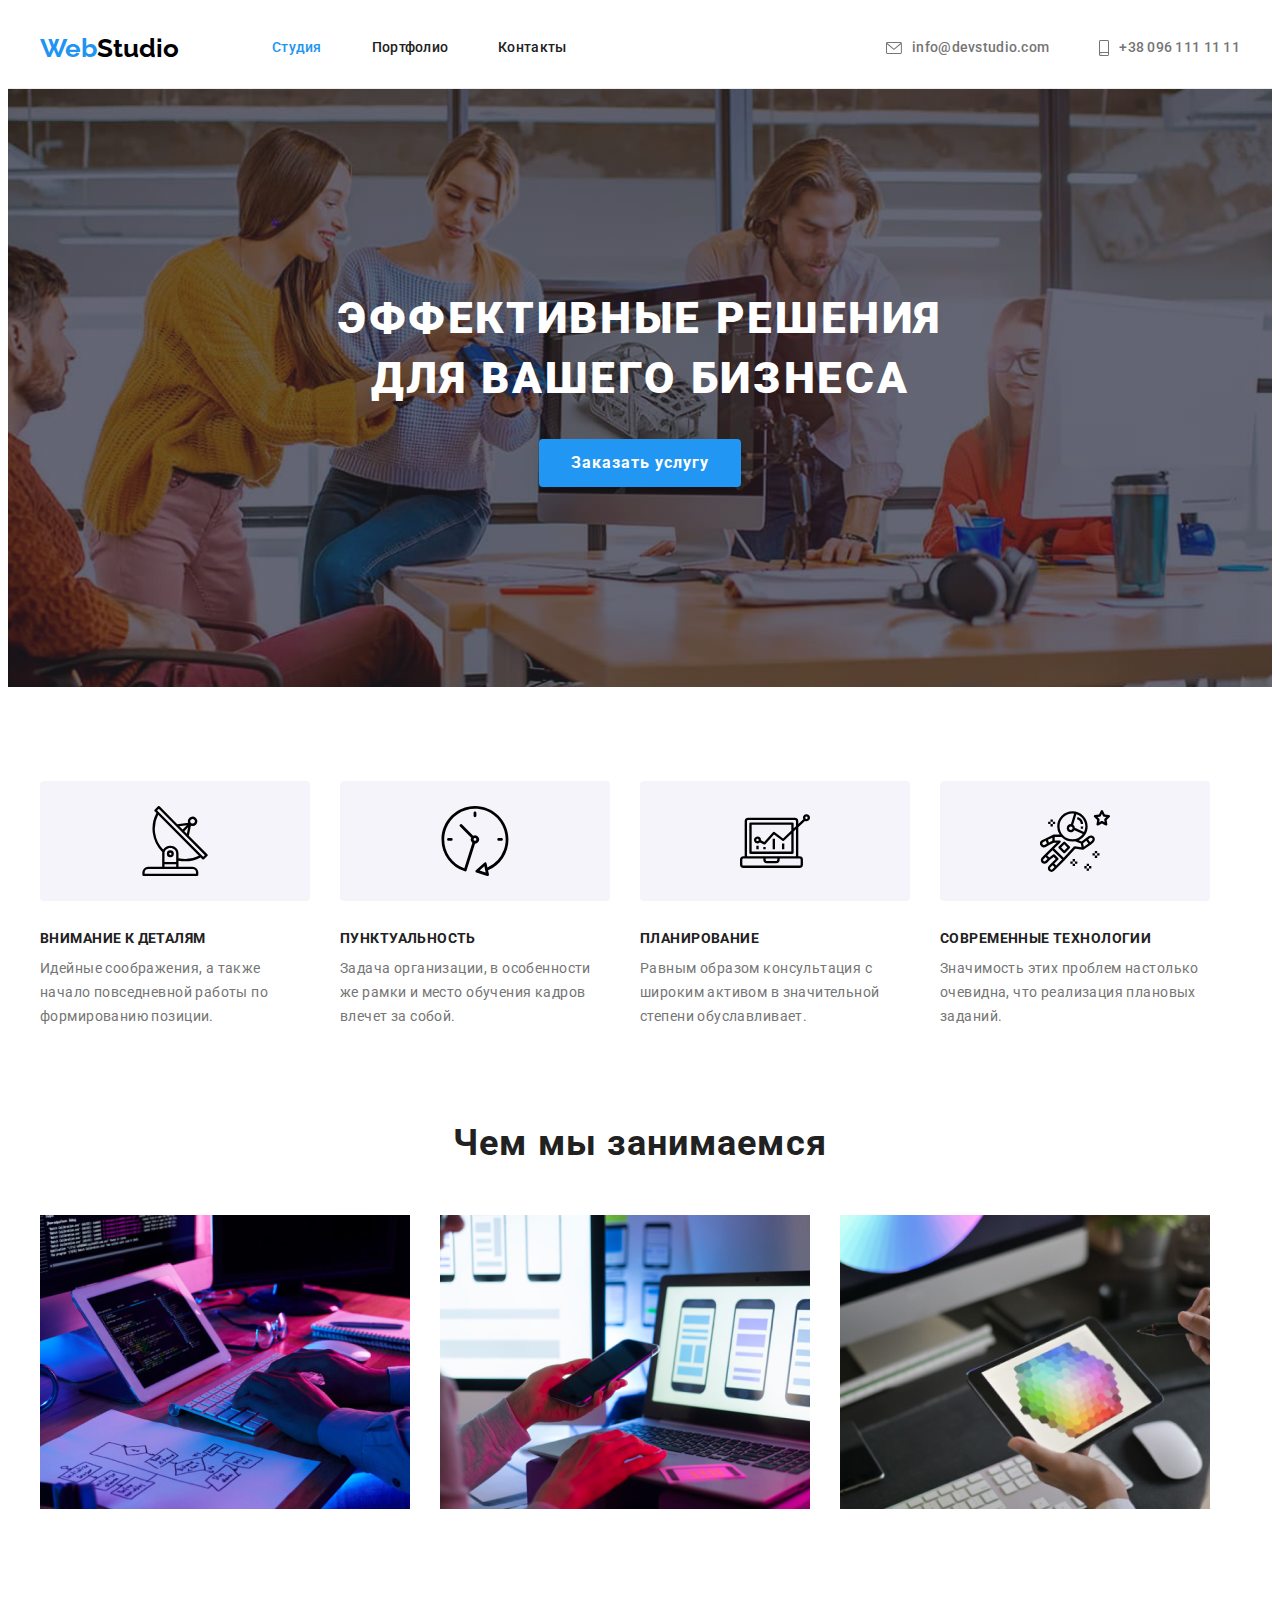
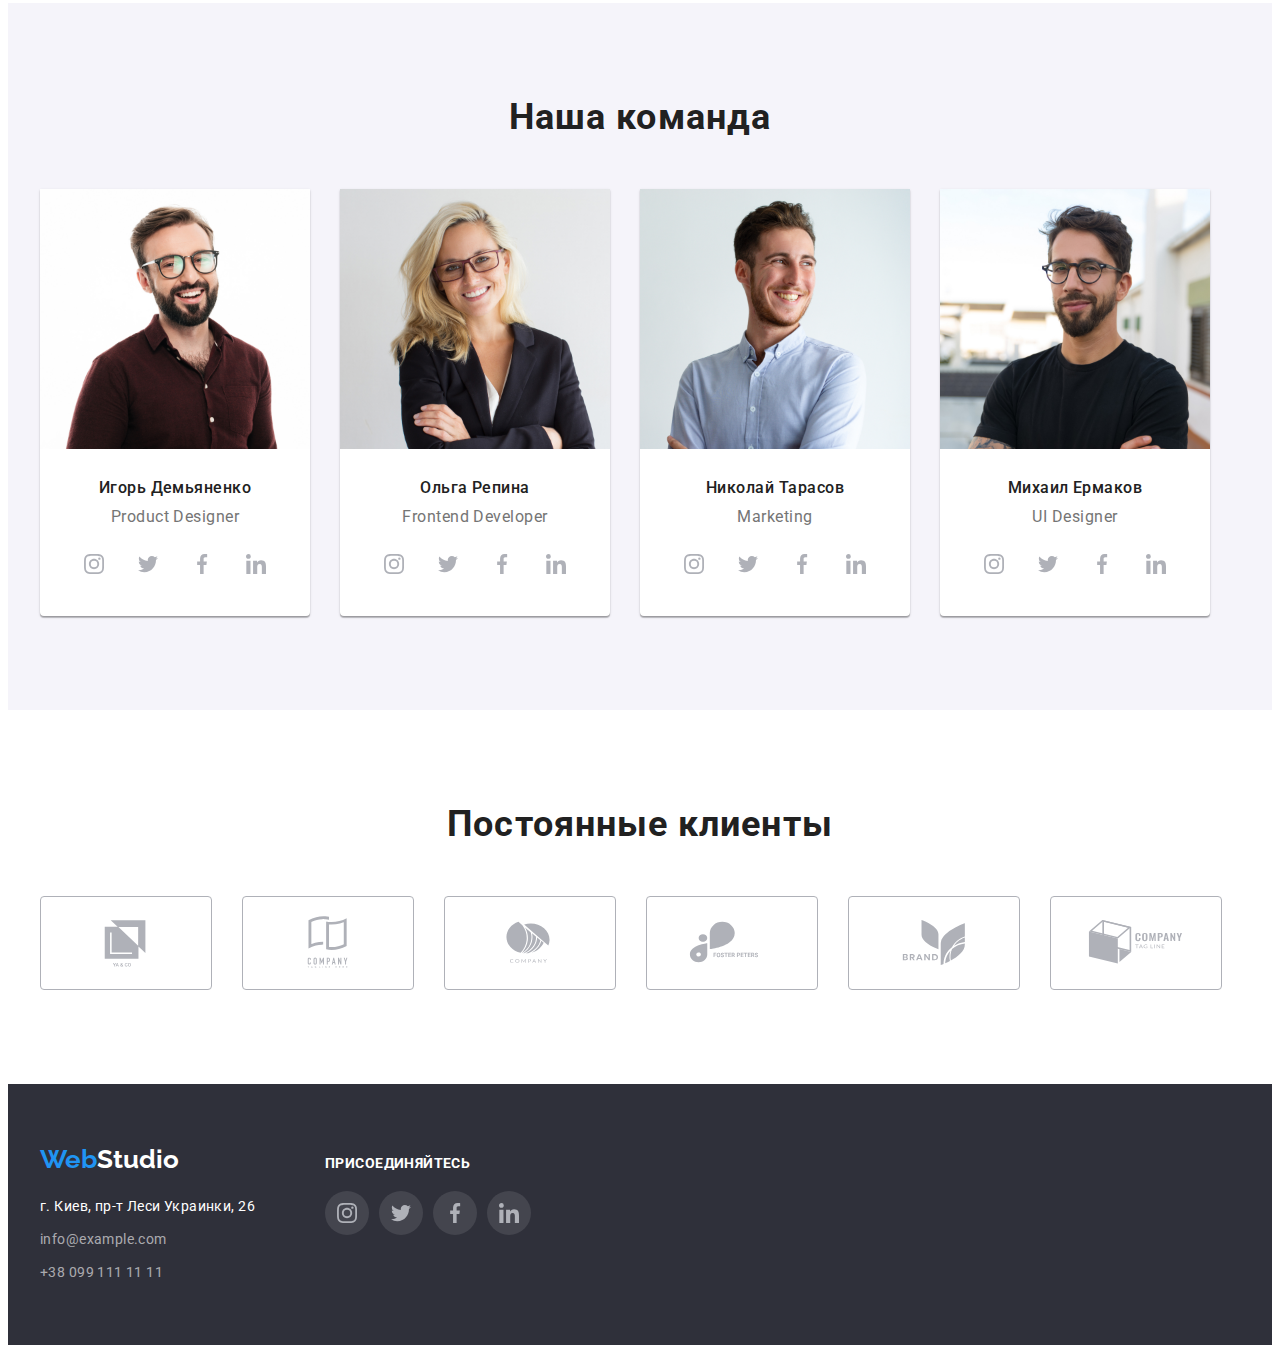
<file: index.html>
<!DOCTYPE html>
<html lang="en">
<head>
    <meta charset="UTF-8">
    <meta http-equiv="X-UA-Compatible" content="IE=edge">
    <meta name="viewport" content="width=device-width, initial-scale=1.0">
    <title>Web Studio</title>
    <link rel="stylesheet" href="https://cdnjs.cloudflare.com/ajax/libs/modern-normalize/1.0.0/modern-normalize.min.css" integrity="sha512-ISS7cAi1PEhQ8jnbJpJZMd29NlhNj4AWYyLOSp2CE/CsHxTCu+r+t0D2yoJudVrd0/8fTVPUVDzY5Tvli75u/g==" crossorigin="anonymous" />
    <link rel="preconnect" href="https://fonts.gstatic.com">
    <link href="https://fonts.googleapis.com/css2?family=Raleway:wght@700&family=Roboto:wght@400;500;700;900&display=swap" rel="stylesheet">
    <link rel="stylesheet" href="./css/styles.css">
</head>
<body class="body">
    <header class="header">
        <div class="container header-container">
            <nav class="navigation">
                <a class="logo-link " href="index.html" lang="en">Web<span class="logo">Studio</span></a>
    
            
      <ul class="menu list">
        <li class="menu-item"><a class="menu-link current" href="Студия">Студия</a></li>
        <li class="menu-item"><a class="menu-link " href="portfolio.html">Портфолио</a></li>
        <li class="menu-item"><a class="menu-link " href="Контакты">Контакты</a></li>
      </ul>
        </nav> 
      <ul  class="menu list">       
        <li class="contact-item"><a class="contact-link mail-link" href="mailto:info@devstudio.com"> <svg width="16" height="12" class="envelope">
            <use href="./images/icons/sprite.svg#icon-envelope"></use>
        </svg>info@devstudio.com
           
        </a>
        </li> 
        
         <li class="contact-item-last"><a class="contact-link "  href="tel:+380961111111"><svg width="10" height="16" class="smartphone">
             <use href="./images/icons/sprite.svg#icon-smartphone"></use>
         </svg>
             +38 096 111 11 11</a>
        </li>
      </ul>
        </div>
   
     
    </header>
    <main>
        
        <section class="hero"> 
            <div class="container hero-container">
         
            
                <h1 class="hero-title">Эффективные решения для вашего бизнеса</h1>
                <button class="modal-button" type="button">Заказать услугу</button>
             
        </div>  
            
         
           

        </section>
        <!-- Особенности -->
        <section class="feature-section">
            <div class="container">       
            <h2 class="visually-hidden">Особенности</h2>
            <ul class="feature-set" >
                
                <li class="features-list list" >
                    <div class="icon-container"><svg width="70" height="70" class="antenna">
                    <use href="./images/icons/sprite.svg#icon-antenna"></use></svg>
                    </div>
                    <h3  class="features-item">Внимание к деталям</h3>
                    <p class="features-description"> Идейные соображения, а также начало повседневной работы по формированию позиции.</p></li>
                  
                <li class="features-list list">
                    <div class="icon-container"><svg width="70" height="70" class="clock">
                            <use href="./images/icons/sprite.svg#icon-clock"></use>
                        </svg>
                    </div>
                    <h3 class="features-item"> Пунктуальность </h3>  
                    <p class="features-description">Задача организации, в особенности же рамки и место обучения кадров влечет за собой.</p></li>
                 
                <li class="features-list list">
                    <div class="icon-container"><svg width="70" height="70" class="diagram">
                            <use href="./images/icons/sprite.svg#icon-diagram"></use>
                        </svg>
                    </div>
                    <h3 class="features-item">Планирование</h3>
                    <p class="features-description">Равным образом консультация с широким активом в значительной степени обуславливает.</p></li>
                
                <li class="features-list list">
                    
                    <div class="icon-container"><svg width="70" height="70" class="astronaut">
                            <use href="./images/icons/sprite.svg#icon-astronaut"></use>
                        </svg>
                    </div>
   
                    <h3 class="features-item">Современные технологии</h3>
                    <p class="features-description">Значимость этих проблем настолько очевидна, что реализация плановых заданий.</p></li>

                    
            </ul>
        </div> 
                   
             
           
        </section>
        <!--Чем мы занимаемся-->
        <section class="work-section section">
            <div class="container">
            <h2 class="work-title">Чем мы занимаемся</h2>
            <ul class="menu ">
                <li class="work-sample"><img src="./images/about-us/box-1.jpg" alt="работа за компьютером" width="370" height="294" ></li>
                <li class="work-sample"><img src="./images/about-us/box-2.jpg" alt="работа с телефоном и компьютером" width="370" height="294" ></li>
                <li class="work-sample"><img src="./images/about-us/box-3.jpg" alt="работа с планшетом" width="370" height="294" ></li>
              
                
            </ul>
        </div>
        </section>
        <!--Наша команда-->
        <section class="team-section section">
            <div class="container">
                <h2 class="team-section-title">Наша команда</h2>
                <ul class=" work-list">
                    <li class="work-item">
                        <img src="./images/team/igor.jpg" alt="Игорь Демьяненко" width="270" height="260">
                        <div class="team-section-text"><h3 class="employee-name">Игорь Демьяненко</h3>
                        <p class="position" lang="en">Product Designer</p> 
                        <ul class="social-links"> 
                        <li class="list"> <a class="link-social" href="https://www.instagram.com/"><svg width="20" height="20" class="instagram">
                            <use href="./images/icons/sprite.svg#icon-instagram"></use>
                        </svg>
                        </a>
                        </li>
                        
                        <li class="list "><a class="link-social" href="https://twitter.com"><svg width="20" height="20" class="twitter">
                            <use href="./images/icons/sprite.svg#icon-twitter"></use>
                        </svg>
                        </a>
                        </li>
                        <li class="list"><a class="link-social" href="https://facebook.com"><svg width="20" height="20" class="facebook">
                            <use href="./images/icons/sprite.svg#icon-facebook"></use>
                        </svg>
                        </a>
                         </li>
                        <li class="list"><a class="link-social" href="https://linkedin.com"><svg width="20" height="20" class="linkedin">
                            <use href="./images/icons/sprite.svg#icon-linkedin"></use>
                        </svg>
                        </a>
                    </li>
                    </ul>
                    
                    
                    
                    </div>
                        
                    
                    <li class="work-item">
                        <img src="./images/team/olga.jpg" alt="Ольга Репина" width="270" height="260">
                        <div class="team-section-text"><h3 class="employee-name">Ольга Репина</h3>
                        <p class="position" lang="en">Frontend Developer</p>
                        <ul class="social-links">
                            <li class="list"> <a class="link-social" href="https://www.instagram.com/"><svg width="20" height="20"
                                        class="instagram">
                                        <use href="./images/icons/sprite.svg#icon-instagram"></use>
                                    </svg>
                                </a>
                        
                            </li>
                            <li class="list"><a class="link-social" href="https://twitter.com"><svg width="20" height="20" class="twitter">
                                        <use href="./images/icons/sprite.svg#icon-twitter"></use>
                                    </svg>
                                </a>
                            </li>
                            <li class="list"><a class="link-social" href="https://facebook.com"><svg width="20" height="20" class="facebook">
                                        <use href="./images/icons/sprite.svg#icon-facebook"></use>
                                    </svg>
                                </a>
                            </li>
                            <li class="list"><a class="link-social" href="https://linkedin.com"><svg width="20" height="20" class="linkedin">
                                        <use href="./images/icons/sprite.svg#icon-linkedin"></use>
                                    </svg>
                                </a>
                    
                            </li>
                            </ul>
                    </div>
                        
                    </li>
                    <li class="work-item">
                        <img src="./images/team/nikolay.jpg" alt="Николай Тарасов" width="270" height="260">
                        <div class="team-section-text"><h3 class="employee-name">Николай Тарасов</h3>
                        <p class="position" lang="en">Marketing</p>
                    <ul class="social-links">
                        <li class="list"> <a class="link-social" href="https://www.instagram.com/"><svg width="20" height="20"
                                    class="instagram">
                                    <use href="./images/icons/sprite.svg#icon-instagram"></use>
                                </svg>
                            </a>
                        </li>
                        
                        <li class="list"><a class="link-social" href="https://twitter.com"><svg width="20" height="20" class="twitter">
                                    <use href="./images/icons/sprite.svg#icon-twitter"></use>
                                </svg>
                            </a>
                        </li>
                        <li class="list"><a class="link-social" href="https://facebook.com"><svg width="20" height="20" class="facebook">
                                    <use href="./images/icons/sprite.svg#icon-facebook"></use>
                                </svg>
                            </a>
                        </li>
                        <li class="list"><a class="link-social" href="https://linkedin.com"><svg width="20" height="20" class="linkedin">
                                    <use href="./images/icons/sprite.svg#icon-linkedin"></use>
                                </svg>
                            </a>
                
                            </li>
                    </ul>
                    </div>
                    
                    <li class="work-item">
                        <img src="./images/team/michel.jpg" alt="Михаил Ермаков" width="270" height="260">
                        <div class="team-section-text"><h3 class="employee-name">Михаил Ермаков</h3>
                        <p class="position" lang="en">UI Designer</p>
                    <ul class="social-links">
                        <li class="list"> <a class="link-social" href="https://www.instagram.com/"><svg width="20" height="20"
                                    class="instagram">
                                    <use href="./images/icons/sprite.svg#icon-instagram"></use>
                                </svg>
                            </a>
                        
                        </li>
                        <li class="list"><a class="link-social" href="https://twitter.com"><svg width="20" height="20" class="twitter">
                                    <use href="./images/icons/sprite.svg#icon-twitter"></use>
                                </svg>
                            </a>
                        </li>
                        <li class="list"><a class="link-social" href="https://facebook.com"><svg width="20" height="20" class="facebook">
                                    <use href="./images/icons/sprite.svg#icon-facebook"></use>
                                </svg>
                            </a>
                        </li>
                        <li class="list"><a class="link-social" href="https://linkedin.com"><svg width="20" height="20" class="linkedin">
                                    <use href="./images/icons/sprite.svg#icon-linkedin"></use>
                                </svg>
                            </a>
                    
                    
                    
                    
                    </li>
                    
                </ul>
            </div>


           
        </section>
        <!--Наши клиенты-->

        <section class="section-clients section">

            <div class="container"> 
                <h2 class="clients-title"> Постоянные клиенты</h2>
                <ul class="list menu" >
                    <li class="logo-clients"><a class="icon-clients" href=""><svg width="106" height="60">
                        <use href="./images/icons/sprite.svg#icon-logo"></use>
                    </svg> 

                    </a>

                    </li>
                    <li class="logo-clients"><a class="icon-clients" href=""><svg width="106" height="60">
                        <use href="./images/icons/sprite.svg#icon-logo-1"></use>
                    </svg> 

                    </a>
                </li>
                    <li class="logo-clients"><a class="icon-clients" href=""><svg width="106" height="60">
                        <use href="./images/icons/sprite.svg#icon-logo-2"></use>
                    </svg> 

                    </a>

                    </li>
                    <li class="logo-clients"><a class="icon-clients" href=""><svg width="106" height="60">
                        <use href="./images/icons/sprite.svg#icon-logo-3"></use>
                    </svg> 

                    </a>

                    </li>
                    <li class="logo-clients"><a class="icon-clients" href=""><svg width="106" height="60">
                        <use href="./images/icons/sprite.svg#icon-logo-4"></use>
                    </svg> 

                    </a>

                    </li>
                    <li class="logo-clients"><a class="icon-clients" href=""><svg width="106" height="60">
                        <use href="./images/icons/sprite.svg#icon-logo-5"></use>
                    </svg> 

                    </a>

                    </li>
                </ul>
            </div>
        </section>
               
    </main> 




    <footer class="footer ">
       
        <div class=" container footer-container ">
            <div>
      
            <a class="logo-link logo-footer-main" href="index.html" lang="en">Web<span class="logo-footer">Studio</span></a> 
        <address class="address-font-style">
      
       <ul class="list footer-adress-section ">
           <li><a class="location-link" href="https://goo.gl/maps/qq8ceLLnZB33DgDo7" target="_blank" rel="noopener noreferrer">г. Киев, пр-т Леси Украинки, 26</a></li>
           <li><a class="contact-footer-link " href="mailto:info@example.com">info@example.com</a></li>
           <li><a class="contact-footer-link" href="tel:+380961111111">+38 099 111 11 11</a></li>
       </ul>
    </address>
    </div>

     <div class="follow-links-container" >
 <h2 class="follow-title">присоединяйтесь</h2>
<ul class="social-links-footer list menu">
    <li class="list"> <a class="link-social" href="https://www.instagram.com/"><svg width="20" height="20"
                class="instagram">
                <use href="./images/icons/sprite.svg#icon-instagram"></use>
            </svg>
        </a>
    </li>
    </li>
    <li class="list"><a class="link-social" href="https://twitter.com"><svg width="20" height="20" class="twitter">
                <use href="./images/icons/sprite.svg#icon-twitter"></use>
            </svg>
        </a>
    </li>
    <li class="list"><a class="link-social" href="https://facebook.com"><svg width="20" height="20" class="facebook">
                <use href="./images/icons/sprite.svg#icon-facebook"></use>
            </svg>
        </a>
    </li>
    <li class="list"><a class="link-social" href="https://linkedin.com"><svg width="20" height="20" class="linkedin">
                <use href="./images/icons/sprite.svg#icon-linkedin"></use>
            </svg>
        </a>



        </div>
    </li>

</ul>
</div>

</div>
    </footer>

    
</body>
</html>
</file>
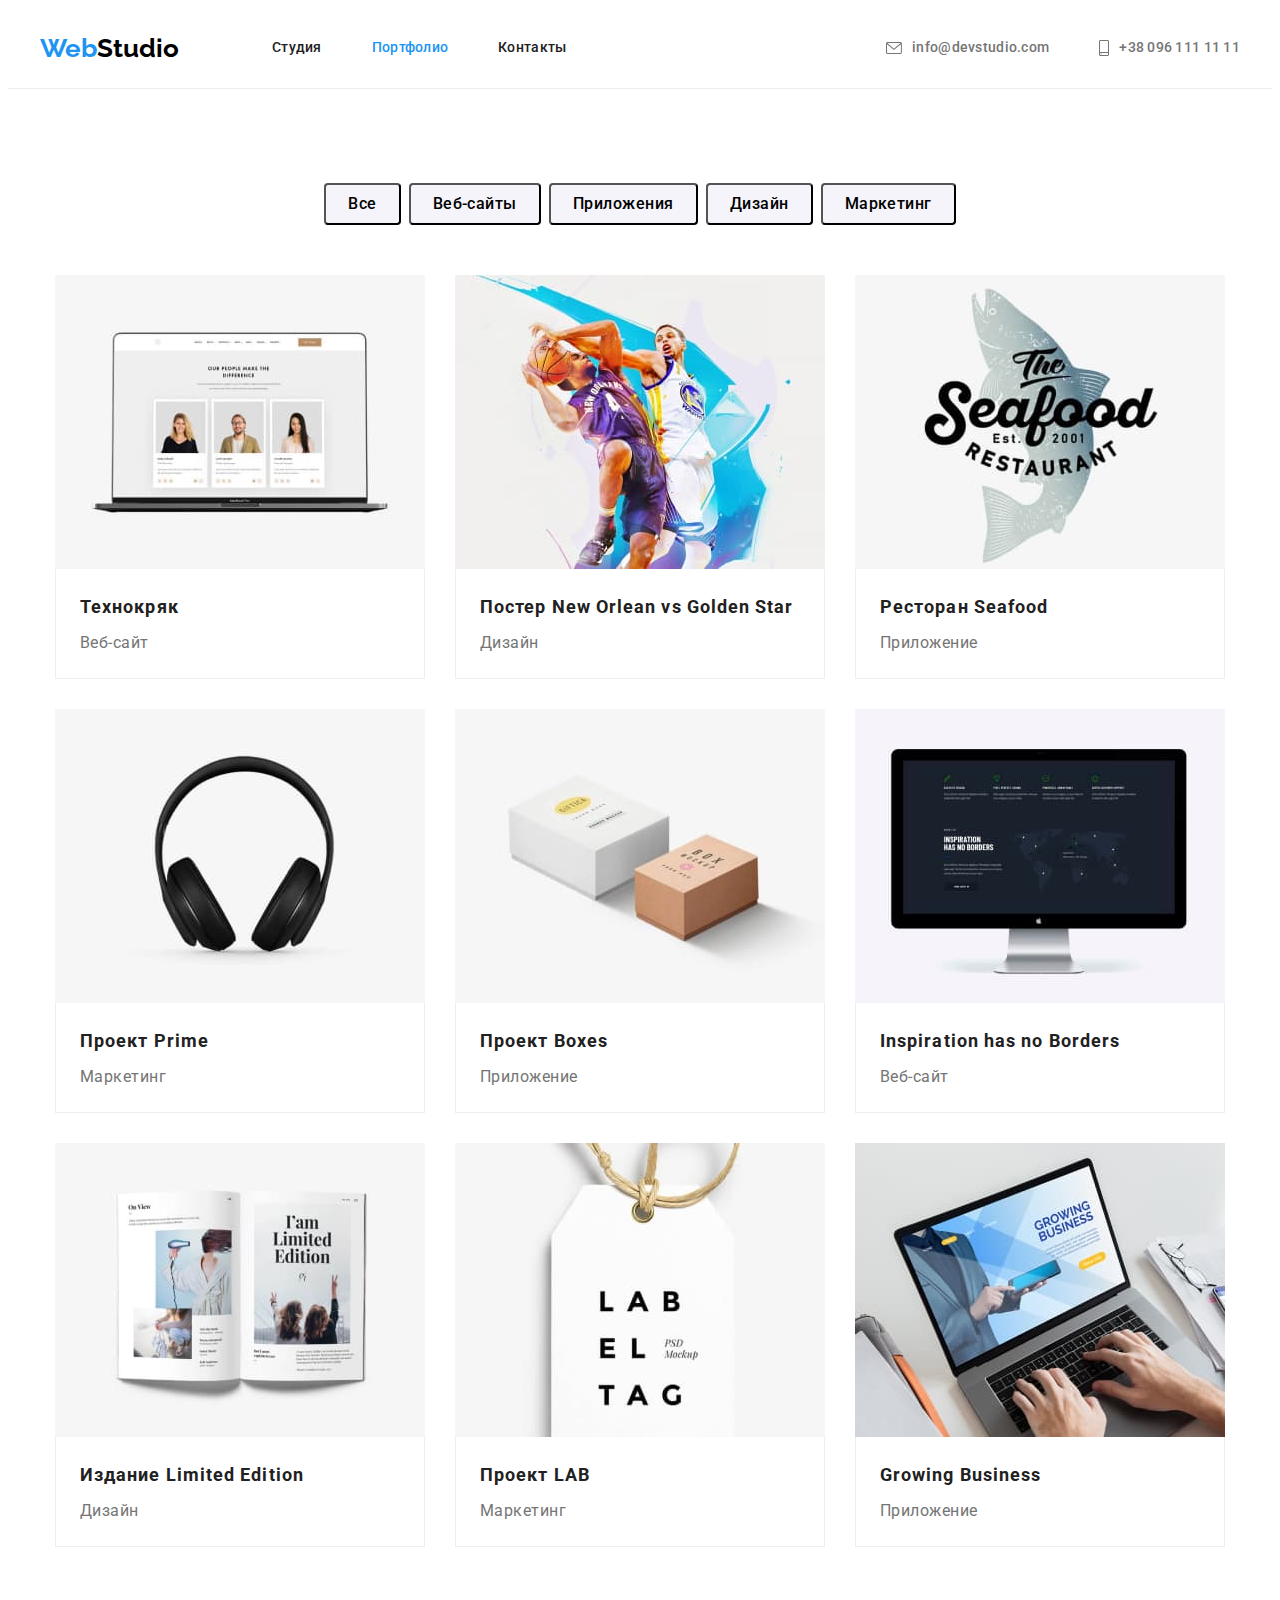
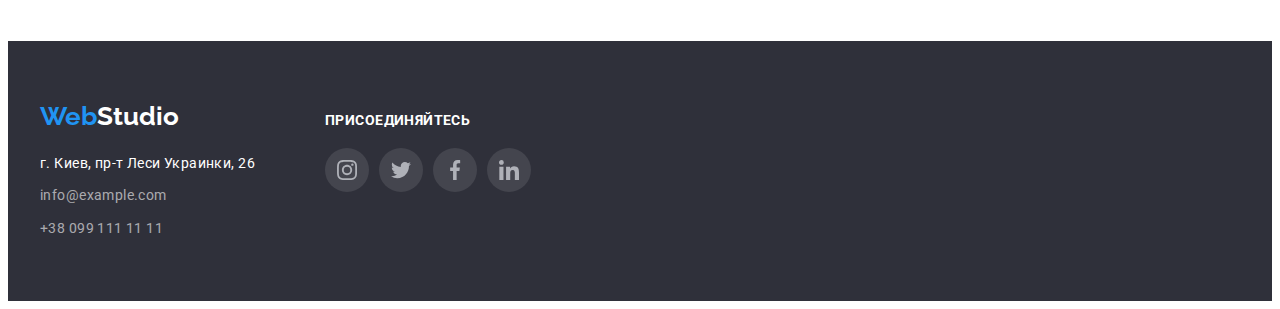
<file: portfolio.html>
<!DOCTYPE html>
<html lang="en">
<head>
    <meta charset="UTF-8">
    <meta http-equiv="X-UA-Compatible" content="IE=edge">
    <meta name="viewport" content="width=device-width, initial-scale=1.0">
    <title>Portfolio</title>
    <link rel="preconnect" href="https://fonts.gstatic.com">
    <link href="https://fonts.googleapis.com/css2?family=Raleway:wght@700&family=Roboto:wght@400;500;700;900&display=swap" rel="stylesheet">
    <link rel="stylesheet" href="./css/styles.css">

</head>
    


<body class="body">
    <header class="header">
        <div class="container header-container">
        <nav class="navigation">
            <a class="logo-link " href="index.html" lang="en">Web<span class="logo">Studio</span></a>

        
  <ul class="menu list">
    <li class="menu-item"><a class="menu-link " href="index.html">Студия</a></li>
    <li class="menu-item"><a class="menu-link current" href="Портфолио">Портфолио</a></li>
    <li class="menu-item"><a class="menu-link " href="Контакты">Контакты</a></li>
  </ul>
    </nav> 
<ul class="menu list">
    <li class="contact-item"><a class="contact-link mail-link" href="mailto:info@devstudio.com"> <svg width="16"
                height="12" class="envelope">
                <use href="./images/icons/sprite.svg#icon-envelope"></use>
            </svg>info@devstudio.com

        </a>
    </li>

    <li class="contact-item-last"><a class="contact-link " href="tel:+380961111111"><svg width="10" height="16"
                class="smartphone">
                <use href="./images/icons/sprite.svg#icon-smartphone"></use>
            </svg>
            +38 096 111 11 11</a>
    </li>
</ul>

</div>
    </header>
    <main>
        <section class="project-section section">
            <div class="container ">
            <ul class="list project-section-container-top">
               <li class="project-filter-items">
                   <button type="button" class="project-filter ">Все</button>
               </li>
               <li class="project-filter-items">
                   <button type="button" class="project-filter ">Веб-сайты</button>
               </li>
               <li class="project-filter-items">
                   <button type="button" class="project-filter ">Приложения</button>
               </li>
               <li class="project-filter-items">
                   <button type="button" class="project-filter ">Дизайн</button>
               </li>
               <li class="project-filter-items">
                   <button type="button" class="project-filter ">Маркетинг</button>
               </li>
        

            </ul>     

            
            <h2 class="visually-hidden ">Проекты</h2>   
            

            <ul class="list  project-section-container ppp "> 
                <li class="port-items  "> <a class="shadow" href=""> <img src="./images/projects/img1.jpg" alt="Веб-сайт" width="370" height="294"> 
                <div class="card-title">
                    <h3 class="project-title">Технокряк</h3>
                    <p class="project-item">Веб-сайт</p></div> </a> </li>
                

                <li class="port-items"><a class="shadow" href=""><img src="./images/projects/img2.jpg" alt="Постер" width="370" height="294"> 
                <div class="card-title">
                    <h3 class="project-title">Постер New Orlean vs Golden Star</h3>
                    <p class="project-item">Дизайн</p></div></a></li>
                    

                <li class="port-items"><a class="shadow" href=""><img src="./images/projects/img3.jpg" alt="Приложение" width="370" height="294"> 
                <div class="card-title">
                    <h3 class="project-title">Ресторан Seafood</h3>
                    <p class="project-item">Приложение</p></div></a></li>

                <li class="port-items"><a class="shadow" href=""><img src="./images/projects/img4.jpg" alt="Вывеска ресторана"> 
                <div class="card-title">
                    <h3 class="project-title">Проект Prime</h3>
                    <p class="project-item">Маркетинг</p></div></a></li>

               <li class="port-items"><a class="shadow" href=""><img src="./images/projects/img5.jpg" alt="Коробки" width="370" height="294"> 
            <div class="card-title">
                <h3 class="project-title">Проект Boxes</h3>
                    <p class="project-item">Приложение</p></div></a></li>

                <li class="port-items"><a class="shadow" href=""><img src="./images/projects/img6.jpg" alt="Монитор" width="370" height="294"> 
                    <div class="card-title">
                    <h3 class="project-title">Inspiration has no Borders</h3>
                    <p class="project-item">Веб-сайт</p></div></a></li>

                <li class="port-items"><a class="shadow" href=""><img src="./images/projects/img7.jpg" alt="Журнал" width="370" height="294"> 
                <div class="card-title">
                    <h3 class="project-title">Издание Limited Edition</h3>
                    <p class="project-item">Дизайн</p></div></a></li>

                <li class="port-items"><a class="shadow" href=""><img src="./images/projects/img8.jpg" alt="Бирка" width="370" height="294"> 
                    <div class="card-title">
                    <h3 class="project-title">Проект LAB</h3>
                    <p class="project-item">Маркетинг</p></div></a></li>

                <li class="port-items" > <a href=""><img src="./images/projects/img9.jpg" alt="Ноутбук" width="370" height="294"> 
                <div class="card-title">
                
                    <h3 class="project-title">Growing Business</h3>
                    <p class="project-item">Приложение</p></div></a></li> 
            </ul>
          </div>
        
     </main>
     <footer class="footer  ">
         <div class="container footer-container ">
             <div>
             
        <a class="logo-link logo-footer-main" href="index.html" lang="en">Web<span class="logo-footer">Studio</span></a> 
        <address class="address-font-style">
      
       <ul class="list footer-adress-section">
           <li><a class="location-link" href="https://goo.gl/maps/qq8ceLLnZB33DgDo7" target="_blank" rel="noopener noreferrer">г. Киев, пр-т Леси Украинки, 26</a></li>
           <li><a class="contact-footer-link" href="mailto:info@example.com">info@example.com</a></li>
           <li><a class="contact-footer-link" href="tel:+380961111111">+38 099 111 11 11</a></li>
       </ul>
    </address>
             </div>
            <div class="follow-links-container">
                <h2 class="follow-title">присоединяйтесь</h2>
                <ul class="social-links-footer list menu">
                    <li class="list"> <a class="link-social" href="https://www.instagram.com/"><svg width="20" height="20"
                                class="instagram">
                                <use href="./images/icons/sprite.svg#icon-instagram"></use>
                            </svg>
                        </a>
                    </li>
                    </li>
                    <li class="list"><a class="link-social" href="https://twitter.com"><svg width="20" height="20" class="twitter">
                                <use href="./images/icons/sprite.svg#icon-twitter"></use>
                            </svg>
                        </a>
                    </li>
                    <li class="list"><a class="link-social" href="https://facebook.com"><svg width="20" height="20"
                                class="facebook">
                                <use href="./images/icons/sprite.svg#icon-facebook"></use>
                            </svg>
                        </a>
                    </li>
                    <li class="list"><a class="link-social" href="https://linkedin.com"><svg width="20" height="20"
                                class="linkedin">
                                <use href="./images/icons/sprite.svg#icon-linkedin"></use>
                            </svg>
                        </a>
            
            
            </li>
            
            
            
            </ul>
            </div>
</div>
    </footer>
    
</body>
</html>
</file>
<file: css/styles.css>
:root {
  --main-font: "Roboto", "Montserrat", sans-serif;
  --secondary-font: "Raleway", "Montserrat", sans-serif;
  --accent-color: hsl(207, 90%, 54%);
  --secondary-background-color: #2f303a;
  --subtitle-color: #757575;
  --title-color: #212121;
  --project-filter-color: #f5f4fa;
  --secondary-color: #ffffff;
  --contact-footer-link-color: rgba(255, 255, 255, 0.6);
  --dark-logo-color: #000000;
  --team-section-bgc: #f5f4fa;
}

h1,
h2,
h3,
h4,
h5,
h6,
p {
  margin: 0;
  margin: 0;
}

ul,
ol {
  padding: 0;
  margin: 0;
}

img {
  display: block;
}

body {
  font-family: "Roboto", "Montserrat", sans-serif;
  background-color: #ffffff;
  color: #212121;
}

.header {
  border-bottom: 1px solid #ececec;
}
.container {
  width: 1200px;
  padding-left: 15px;
  padding-right: 15px;
  margin-left: auto;
  margin-right: auto;
}

.header-container {
  display: flex;
  justify-content: space-between;
}

.navigation {
  display: flex;
  align-items: center;
}
.visually-hidden {
  position: absolute;
  width: 1px;
  height: 1px;
  margin: -1px;
  border: 0;
  padding: 0;

  white-space: nowrap;
  clip-path: inset(100%);
  clip: rect(0 0 0 0);
  overflow: hidden;
}

/* ===========header=========== */
.list {
  list-style: none;
  padding: 0;
}

a {
  text-decoration: none;
}
.logo {
  color: var(--dark-logo-color);
}

.logo-link {
  font-family: var(--secondary-font);
  font-weight: 700;
  font-size: 26px;
  line-height: 1.19;
  color: var(--accent-color);
  margin-right: 93px;
}

.menu {
  display: flex;
  align-items: center;

  list-style: none;
  padding: 0;
}

.menu-item:not(:last-child) {
  margin-right: 50px;
}
.menu-link {
  font-family: var(--main-font);
  font-weight: 500;
  font-size: 14px;
  line-height: 1.14;
  letter-spacing: 0.02em;
  color: var(--title-color);
  padding-top: 32px;
  padding-bottom: 32px;
  display: block;
}

.menu-link:hover,
.menu-link:focus {
  color: var(--accent-color);
}

.contact-link {
  font-family: var(--main-font);
  font-weight: 500;
  font-size: 14px;
  line-height: 1.14;
  letter-spacing: 0.02em;
  color: var(--subtitle-color);
}

.contact-item-last {
  margin-left: 0px;
  margin-right: 0px;
}
.contact-item {
  margin-right: 50px;
}
.mail-link {
  margin-left: auto;
}

.contact-link:hover,
.contact-link:focus {
  color: var(--accent-color);
}

/* ===========main=========== */

.hero {
  background-color: var(--secondary-background-color);
  padding-bottom: 200px;
  padding-top: 200px;
  background-position: center;
  background-repeat: no-repeat;
  background-image: linear-gradient(
      rgba(47, 48, 58, 0.4),
      rgba(47, 48, 58, 0.4)
    ),
    url(../images/hero/hero.jpg);
  max-width: 1600px;
  background-size: cover;
  margin: 0 auto;
}

.hero-title {
  font-family: var(--main-font);
  font-weight: 900;
  font-size: 44px;
  line-height: 1.36;
  text-align: center;
  letter-spacing: 0.06em;
  color: var(--secondary-color);
  max-width: 696px;
  margin: 0 auto 30px;
  text-transform: uppercase;
}
.hero-container {
  text-align: center;
}

.modal-button:hover,
.modal-button:focus {
  background-color: var(--accent-color);
  color: #ffffff;
}

.modal-button {
  color: var(--secondary-color);
  background-color: #2196f3;
  font-family: var(--main-font);
  font-weight: bold;
  font-size: 16px;
  line-height: 1.8;
  letter-spacing: 0.06em;
  cursor: pointer;
  padding: 10px 32px;
  align-items: center;
  border: transparent;
  box-shadow: 0px 4px 4px rgba(0, 0, 0, 0.15);
  border-radius: 4px;
  display: inline-block;
}

.features-item {
  font-family: var(--main-font);
  font-weight: 700;
  font-size: 14px;
  line-height: 1.14;
  letter-spacing: 0.03em;
  text-transform: uppercase;
  color: var(--title-color);
  margin-bottom: 10px;
}

.feature-set {
  display: flex;
  margin-left: -30px;
  margin-top: -30px;
  padding-left: 0px;
}

.features-list {
  width: 270px;
  margin-top: 30px;
  margin-left: 30px;
  padding-left: 0px;
}

.features-description {
  font-family: var(--main-font);
  font-weight: 400;
  font-size: 14px;
  line-height: 1.71;
  letter-spacing: 0.03em;
  color: var(--subtitle-color);
  padding-bottom: 0px;
}

.feature-section {
  padding-top: 94px;
  padding-bottom: 0px;
}

.work-sample:not(:last-child) {
  margin-right: 30px;
}

.work-title {
  font-family: var(--main-font);
  font-weight: 700;
  font-size: 36px;
  line-height: 1.16;
  text-align: center;
  letter-spacing: 0.03em;
  margin-bottom: 50px;
}

.section {
  padding-top: 94px;
  padding-bottom: 94px;
}

.team-section {
  background-color: var(--team-section-bgc);
}

.work-list {
  display: flex;
  list-style: none;
  padding-left: 0px;
  margin-top: 0px;
}
.work-item {
  width: 270px;
  background-color: #ffffff;

  box-shadow: 0px 1px 3px rgba(0, 0, 0, 0.12), 0px 1px 1px rgba(0, 0, 0, 0.14),
    0px 2px 1px rgba(0, 0, 0, 0.2);
  border-radius: 0px 0px 4px 4px;
}

.work-item:not(:first-child) {
  flex-basis: calc((100% - 120px) / 4);
  margin-left: 30px;
}
.team-section-title {
  font-family: var(--main-font);
  font-weight: 700;
  font-size: 36px;
  line-height: 1.16;
  text-align: center;
  letter-spacing: 0.03em;
  margin-bottom: 50px;
}
.team-section-text {
  padding: 30px 30px 30px 30px;
}

.employee-name {
  font-family: var(--main-font);
  font-weight: 500;
  font-size: 16px;
  line-height: 1.18;
  text-align: center;
  letter-spacing: 0.03em;
}

.position {
  font-family: var(--main-font);
  font-weight: 400;
  font-size: 16px;
  line-height: 1.18;
  text-align: center;
  letter-spacing: 0.03em;
  color: var(--subtitle-color);
  margin-top: 10px;
  margin-bottom: 16px;
}

/* ============footer============ */
.footer {
  background-color: var(--secondary-background-color);
}

.location-link {
  font-family: var(--main-font);
  font-weight: 400;
  font-size: 14px;
  line-height: 1.71;
  letter-spacing: 0.03em;
  color: var(--secondary-color);
}

.contact-footer-link {
  font-family: var(--main-font);
  font-weight: 400;
  font-size: 14px;
  line-height: 1.71;
  letter-spacing: 0.03em;
  color: var(--contact-footer-link-color);
}

.footer-adress-section li:not(:last-child) {
  margin-bottom: 9px;
}

.address-font-style {
  font-style: normal;
  margin-top: 20px;
}

.contact-footer-link:hover,
.contact-footer-link:focus {
  color: var(--accent-color);
}

.logo-footer-main {
  margin-right: 0px;
}
.logo-footer {
  color: var(--secondary-color);
}

.footer-adress-section {
  display: flexbox;

  margin-left: 0px;
}

.footer-container {
  display: flex;
  padding-top: 60px;
  padding-bottom: 60px;
}
.footer .container {
  align-items: baseline;
}

/* ======== MAIN SECTION Portfolio======== */
.project-section-container {
  display: flex;
  justify-content: center;
  flex-wrap: wrap;
}

.project-section-container-top {
  display: flex;
  justify-content: center;
  flex-wrap: wrap;
  margin-bottom: 50px;
}

.ppp {
  flex-wrap: wrap;
  align-items: flex-start;
  margin-right: -30px;
  margin-bottom: -30px;
}

.shadow {
  display: inline-block;
}

.shadow:hover,
.shadow:focus {
  box-shadow: 0px 4px 4px rgb(0 0 0 / 25%);
}

.port-items {
  margin-right: 30px;

  margin-bottom: 30px;
  width: 370px;
}
.card-title {
  padding: 20px 24px 20px 24px;
  border-left: 1px solid #eeeeee;
  border-right: 1px solid #eeeeee;
  border-bottom: 1px solid #eeeeee;
}

.project-filter {
  font-family: var(--main-font);
  font-weight: 500;
  font-size: 16px;
  line-height: 1.62;
  text-align: center;
  letter-spacing: 0.03em;
  cursor: pointer;
  background-color: var(--project-filter-color);
  padding: 6px 22px;
  border-radius: 4px;
  background-color: #f5f4fa;
}

.project-filter-items:not(:last-child) {
  margin-right: 8px;
}

.project-filter:hover,
.project-filter:focus {
  color: var(--secondary-color);
  background-color: var(--accent-color);
  box-shadow: 0px 3px 1px rgba(0, 0, 0, 0.1), 0px 1px 2px rgba(0, 0, 0, 0.08),
    0px 2px 2px rgba(0, 0, 0, 0.12);
}

.project-title {
  font-family: var(--main-font);
  font-weight: 700;
  font-size: 18px;
  line-height: 2;
  letter-spacing: 0.06em;
  color: var(--title-color);
  margin-bottom: 3px;
}

.project-item {
  font-family: var(--main-font);
  font-weight: 400;
  font-size: 16px;
  line-height: 1.87;
  letter-spacing: 0.03em;
  color: var(--subtitle-color);
}

.menu-link.current {
  color: var(--accent-color);
}
/* SVG */
.envelope {
  display: inline-block;
  margin-right: 10px;
  fill: var(--subtitle-color);
}

.mail-link:hover .envelope,
.mail-link:focus .envelope {
  fill: currentColor;
}

.smartphone {
  display: inline-block;
  margin-right: 10px;
  fill: var(--subtitle-color);
}
.contact-link:hover .smartphone,
.contact-link:focus .smartphone {
  fill: currentColor;
}
.contact-link {
  display: flex;
  align-items: center;
}

.icon-container {
  display: flex;
  justify-content: center;
  align-items: center;
  min-width: 270px;
  height: 120px;
  background: #f5f4fa;
  border-radius: 4px;
  margin-bottom: 30px;
}

.icon-container:hover,
.icon-container:focus {
  fill: #2196f3;
}

.social-links {
  display: flex;
  align-items: center;
  justify-content: center;
  margin-left: auto;
}

.link-social li {
  border-radius: 50%;
}
.link-social {
  display: flex;
  width: 44px;
  height: 44px;
  align-items: center;
  justify-content: center;
  border-radius: 50%;
  fill: #afb1b8;
  background-color: rgba(255, 255, 255, 0.1);
}

.link-social:hover,
.link-social:focus {
  background-color: var(--accent-color);
  fill: #ffffff;
}

.social-links li:not(:last-child) {
  margin-right: 10px;
}

.social-links-footer li:not(:last-child) {
  margin-right: 10px;
}

.logo-clients {
  display: block;
}
.logo-clients:not(:last-child) {
  margin-right: 30px;
}

.clients-title {
  font-family: var(--main-font);
  font-weight: 700;
  font-size: 36px;
  line-height: 1.16;
  text-align: center;
  letter-spacing: 0.03em;
  margin-bottom: 50px;
}

.icon-clients {
  display: flex;
  justify-content: center;
  align-items: center;
  width: 170px;
  height: 92px;
  border: 1px solid #afb1b8;
  border-radius: 4px;
  fill: #afb1b8;
}
.icon-clients:hover,
.icon-clients:focus {
  fill: #2196f3;
  border-color: #2196f3;
}

.follow-title {
  font-family: Roboto;
  font-style: normal;
  font-weight: 700;
  font-size: 14px;
  line-height: 1, 15;
  letter-spacing: 0.03em;
  text-transform: uppercase;
  color: #ffffff;
  margin-bottom: 20px;
}
.follow-links-container {
  margin-left: 70px;
}
</file>
